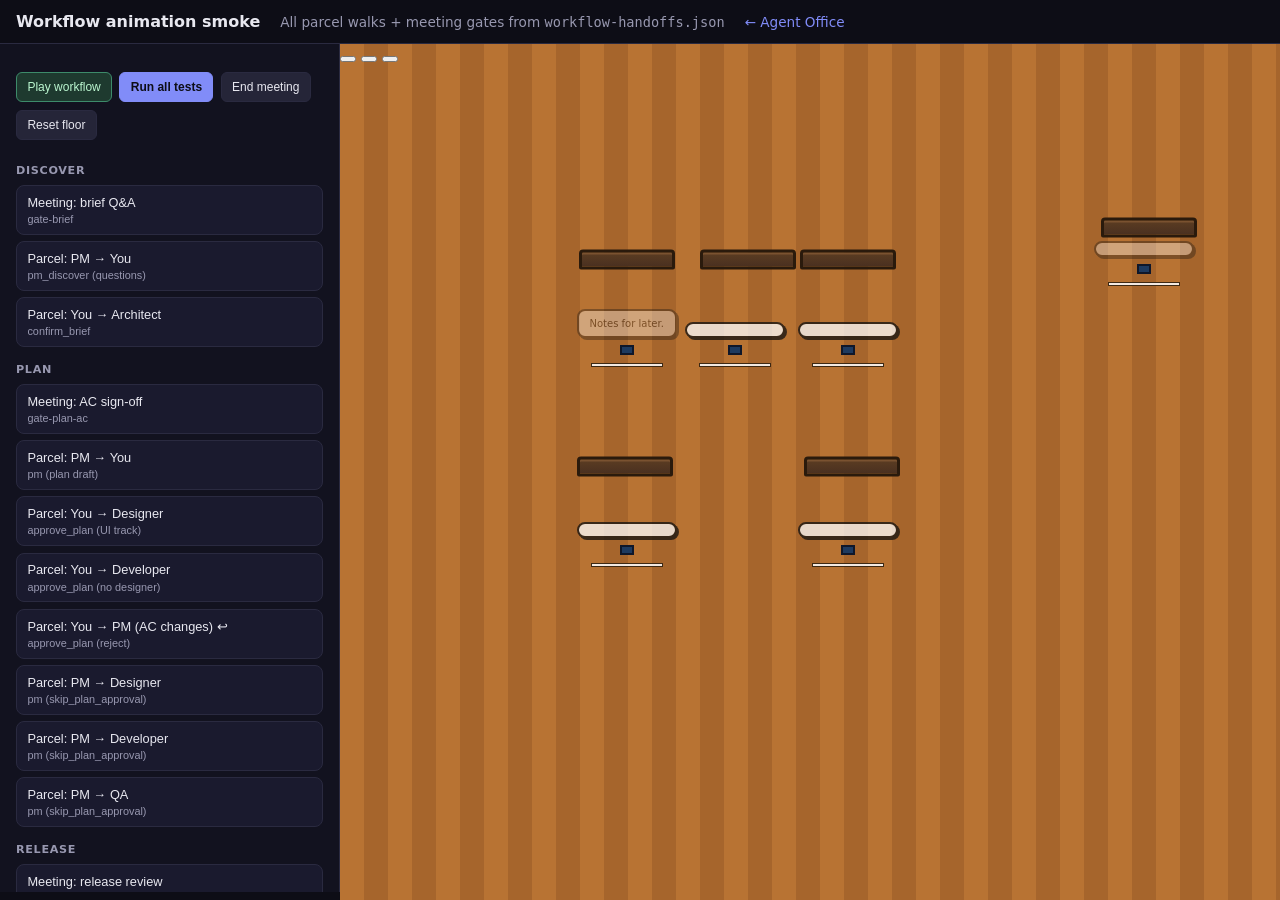
<file: static/animation-smoke.html>
<!DOCTYPE html>
<html lang="en">
<head>
  <meta charset="UTF-8" />
  <meta name="viewport" content="width=device-width, initial-scale=1" />
  <title>Animation smoke — Agent Office</title>
  <link rel="stylesheet" href="/static/pixel-office.css?v=15" />
  <style>
    :root {
      --panel: #12121f;
      --border: #2a2a40;
      --text: #e8e8f0;
      --muted: #9898b0;
      --pass: #86efac;
      --fail: #fca5a5;
      --accent: #818cf8;
    }
    * { box-sizing: border-box; }
    body {
      margin: 0;
      background: #0d0d16;
      color: var(--text);
      font-family: system-ui, sans-serif;
      min-height: 100vh;
      display: flex;
      flex-direction: column;
    }
    header {
      padding: 0.75rem 1rem;
      border-bottom: 1px solid var(--border);
      display: flex;
      flex-wrap: wrap;
      align-items: center;
      gap: 0.75rem 1.25rem;
    }
    header h1 { margin: 0; font-size: 1rem; font-weight: 600; }
    header p { margin: 0; font-size: 0.85rem; color: var(--muted); }
    header a { color: var(--accent); text-decoration: none; font-size: 0.85rem; }
    header a:hover { text-decoration: underline; }
    .layout {
      flex: 1;
      display: grid;
      grid-template-columns: minmax(280px, 340px) 1fr;
      min-height: 0;
    }
    @media (max-width: 900px) {
      .layout { grid-template-columns: 1fr; }
    }
    aside {
      padding: 1rem;
      border-right: 1px solid var(--border);
      overflow-y: auto;
      background: var(--panel);
      max-height: calc(100vh - 52px);
    }
    aside h2 {
      margin: 1rem 0 0.5rem;
      font-size: 0.7rem;
      text-transform: uppercase;
      letter-spacing: 0.06em;
      color: var(--muted);
    }
    aside h2:first-child { margin-top: 0; }
    .scenario {
      display: block;
      width: 100%;
      text-align: left;
      margin-bottom: 0.4rem;
      padding: 0.55rem 0.65rem;
      border: 1px solid var(--border);
      border-radius: 8px;
      background: #1a1a2e;
      color: var(--text);
      cursor: pointer;
      font-size: 0.8rem;
    }
    .scenario:hover:not(:disabled) { border-color: var(--accent); }
    .scenario:disabled { opacity: 0.5; cursor: wait; }
    .scenario small {
      display: block;
      margin-top: 0.2rem;
      color: var(--muted);
      font-size: 0.68rem;
    }
    .actions {
      display: flex;
      flex-wrap: wrap;
      gap: 0.45rem;
      margin: 0.75rem 0 1rem;
      position: sticky;
      top: 0;
      background: var(--panel);
      padding-bottom: 0.5rem;
      z-index: 1;
    }
    .actions button {
      padding: 0.45rem 0.65rem;
      border-radius: 6px;
      border: 1px solid var(--border);
      background: #252538;
      color: var(--text);
      font-size: 0.75rem;
      cursor: pointer;
    }
    .actions button.primary {
      background: var(--accent);
      border-color: var(--accent);
      color: #0d0d16;
      font-weight: 600;
    }
    .actions button.play {
      background: #1e3a2f;
      border-color: #3d8b6a;
      color: #bbf7d0;
    }
    .actions button:disabled { opacity: 0.5; cursor: wait; }
    #log {
      margin: 0;
      padding: 0.75rem;
      border-radius: 8px;
      background: #0a0a12;
      border: 1px solid var(--border);
      font-family: ui-monospace, monospace;
      font-size: 0.68rem;
      line-height: 1.4;
      max-height: 200px;
      overflow-y: auto;
      white-space: pre-wrap;
    }
    .log-pass { color: var(--pass); }
    .log-fail { color: var(--fail); }
    #floor-wrap {
      position: relative;
      min-height: 420px;
      height: 100%;
    }
    #pixel-floor {
      width: 100%;
      height: 100%;
      min-height: 420px;
      position: absolute;
      inset: 0;
    }
    #scenario-list { margin-bottom: 0.5rem; }
  </style>
</head>
<body>
  <header>
    <h1>Workflow animation smoke</h1>
    <p>All parcel walks + meeting gates from <code>workflow-handoffs.json</code></p>
    <a href="/">← Agent Office</a>
  </header>
  <div class="layout">
    <aside>
      <div class="actions">
        <button type="button" class="play" id="playthrough">Play workflow</button>
        <button type="button" class="primary" id="run-all">Run all tests</button>
        <button type="button" id="end-meeting">End meeting</button>
        <button type="button" id="reset-floor">Reset floor</button>
      </div>
      <div id="scenario-list" aria-label="Scenarios by phase"></div>
      <h2>Log</h2>
      <pre id="log" aria-live="polite">Loading manifest…</pre>
    </aside>
    <div id="floor-wrap">
      <div id="pixel-floor" class="pixel-floor" data-testid="office-floor"></div>
    </div>
  </div>
  <script>
    window.renderRoleSprite = () => "<span class='sprite-stub'></span>";
  </script>
  <script src="/static/office-world.js?v=25"></script>
  <script src="/static/animation-smoke-runner.js?v=2"></script>
  <script>
    const logEl = document.getElementById("log");
    const scenarioListEl = document.getElementById("scenario-list");
    let controls = null;

    function setBusy(on) {
      document.querySelectorAll(".scenario, #run-all, #playthrough").forEach((b) => {
        b.disabled = on;
      });
    }

    window.OfficeWorld.init(document.getElementById("pixel-floor"));

    AnimationSmokeRunner.init({
      logEl,
      scenarioListEl,
      onBusy: setBusy,
    })
      .then((c) => {
        controls = c;
        window.__smokeReady = true;
        logEl.textContent = "";
        const m = window.WORKFLOW_HANDOFF_MANIFEST;
        const span = document.createElement("span");
        span.textContent =
          `Ready — ${m.parcel.length} parcel routes, ${m.meetings.length} meetings. Use Play workflow for in-order tour.\n`;
        logEl.appendChild(span);
      })
      .catch((e) => {
        logEl.textContent = `Failed to load: ${e.message}`;
      });

    document.getElementById("run-all").addEventListener("click", () => controls?.runAll());
    document.getElementById("playthrough").addEventListener("click", () => controls?.playthrough());
    document.getElementById("end-meeting").addEventListener("click", () => {
      window.OfficeWorld.endMeeting?.();
    });
    document.getElementById("reset-floor").addEventListener("click", () => {
      window.OfficeWorld.endMeeting?.();
      window.OfficeWorld.resetPositions?.();
    });
  </script>
</body>
</html>
</file>
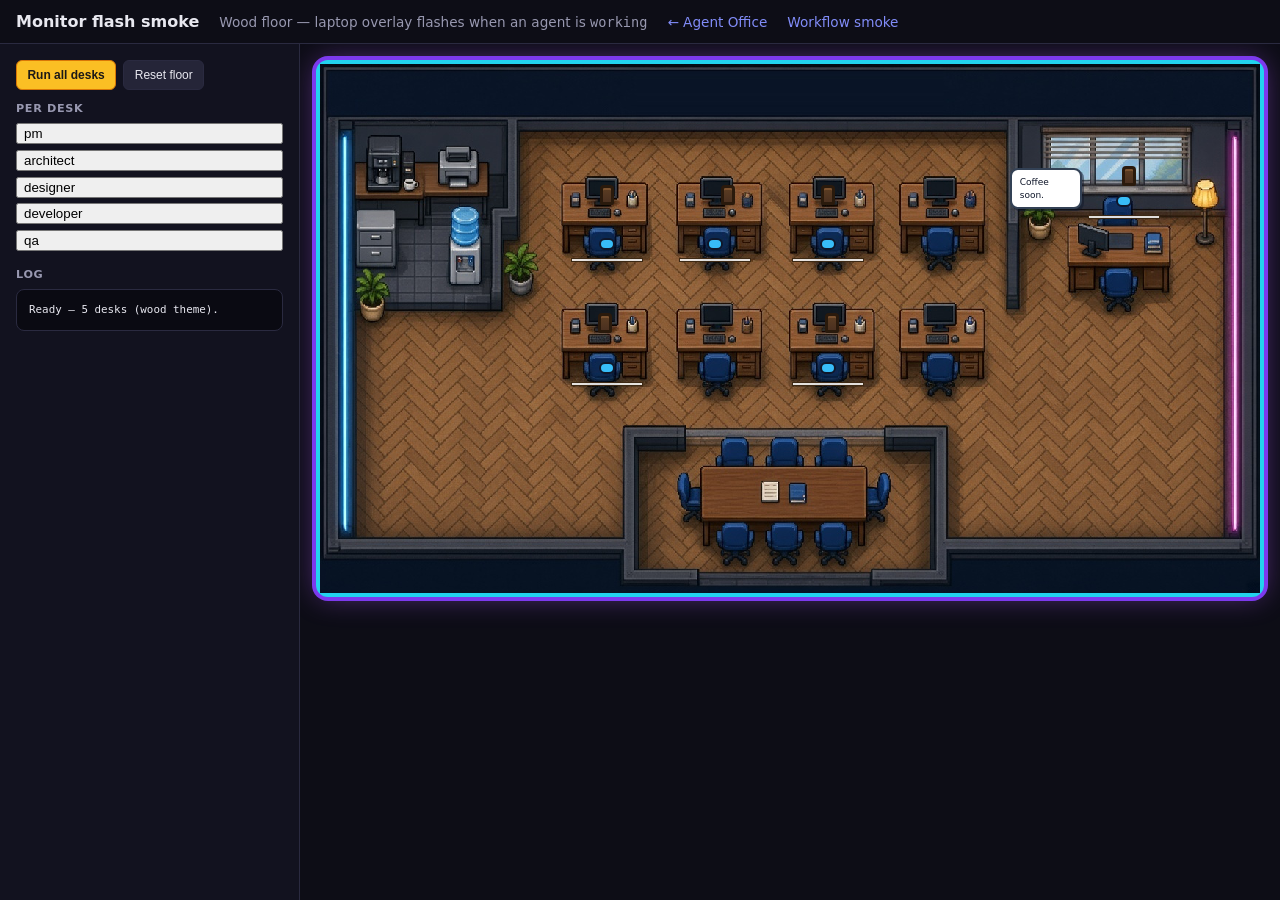
<file: static/monitor-flash-smoke.html>
<!DOCTYPE html>
<html lang="en">
<head>
  <meta charset="UTF-8" />
  <meta name="viewport" content="width=device-width, initial-scale=1" />
  <title>Monitor flash smoke — Agent Office</title>
  <link rel="stylesheet" href="/static/pixel-office.css?v=30" />
  <style>
    :root {
      --panel: #12121f;
      --border: #2a2a40;
      --text: #e8e8f0;
      --muted: #9898b0;
      --pass: #86efac;
      --fail: #fca5a5;
      --accent: #fbbf24;
    }
    * { box-sizing: border-box; }
    body {
      margin: 0;
      background: #0d0d16;
      color: var(--text);
      font-family: system-ui, sans-serif;
      min-height: 100vh;
      display: flex;
      flex-direction: column;
    }
    header {
      padding: 0.75rem 1rem;
      border-bottom: 1px solid var(--border);
      display: flex;
      flex-wrap: wrap;
      align-items: center;
      gap: 0.75rem 1.25rem;
    }
    header h1 { margin: 0; font-size: 1rem; font-weight: 600; }
    header p { margin: 0; font-size: 0.85rem; color: var(--muted); }
    header a { color: #818cf8; font-size: 0.85rem; text-decoration: none; }
    header a:hover { text-decoration: underline; }
    .layout {
      flex: 1;
      display: grid;
      grid-template-columns: minmax(260px, 300px) 1fr;
      min-height: 0;
    }
    @media (max-width: 900px) {
      .layout { grid-template-columns: 1fr; }
    }
    aside {
      padding: 1rem;
      border-right: 1px solid var(--border);
      background: var(--panel);
      overflow-y: auto;
    }
    aside h2 {
      margin: 0.75rem 0 0.5rem;
      font-size: 0.7rem;
      text-transform: uppercase;
      letter-spacing: 0.06em;
      color: var(--muted);
    }
    .actions {
      display: flex;
      flex-wrap: wrap;
      gap: 0.45rem;
      margin-bottom: 0.75rem;
    }
    .actions button {
      padding: 0.45rem 0.65rem;
      border-radius: 6px;
      border: 1px solid var(--border);
      background: #252538;
      color: var(--text);
      font-size: 0.75rem;
      cursor: pointer;
    }
    .actions button.primary {
      background: var(--accent);
      border-color: #d97706;
      color: #1c1917;
      font-weight: 600;
    }
    .role-btn { width: 100%; text-align: left; margin-bottom: 0.35rem; }
    #log {
      margin: 0;
      padding: 0.75rem;
      border-radius: 8px;
      background: #0a0a12;
      border: 1px solid var(--border);
      font-family: ui-monospace, monospace;
      font-size: 0.68rem;
      line-height: 1.45;
      max-height: 220px;
      overflow-y: auto;
      white-space: pre-wrap;
    }
    .log-pass { color: var(--pass); }
    .log-fail { color: var(--fail); }
    #floor-wrap {
      display: flex;
      align-items: flex-start;
      justify-content: center;
      padding: 1rem;
      overflow: auto;
      min-height: 0;
    }
  </style>
</head>
<body>
  <header>
    <h1>Monitor flash smoke</h1>
    <p>Wood floor — laptop overlay flashes when an agent is <code>working</code></p>
    <a href="/">← Agent Office</a>
    <a href="/static/animation-smoke.html">Workflow smoke</a>
  </header>
  <div class="layout">
    <aside>
      <div class="actions">
        <button type="button" class="primary" id="run-all">Run all desks</button>
        <button type="button" id="reset-floor">Reset floor</button>
      </div>
      <h2>Per desk</h2>
      <div id="role-buttons"></div>
      <h2>Log</h2>
      <pre id="log" aria-live="polite">Loading…</pre>
    </aside>
    <div id="floor-wrap">
      <div class="office-floor-viewport">
        <div class="office-scene pixel-mode cozy-pixel wood" id="office-scene">
          <div id="pixel-floor" class="pixel-floor" data-testid="office-floor"></div>
        </div>
      </div>
    </div>
  </div>
  <script src="/static/pixel-characters.js?v=4"></script>
  <script src="/static/office-world.js?v=34"></script>
  <script src="/static/monitor-flash-smoke-runner.js?v=5"></script>
  <script>
    const logEl = document.getElementById("log");
    const roleButtons = document.getElementById("role-buttons");

    function logLine(text, ok) {
      const span = document.createElement("span");
      span.className = ok === true ? "log-pass" : ok === false ? "log-fail" : "";
      span.textContent = text + "\n";
      logEl.appendChild(span);
      logEl.scrollTop = logEl.scrollHeight;
    }

    function setBusy(on) {
      document.querySelectorAll("button").forEach((b) => {
        b.disabled = on;
      });
    }

    window.OfficeWorld.init(document.getElementById("pixel-floor"));
    window.OfficeWorld.resetPositions?.();

    MonitorFlashSmoke.roles.forEach((role) => {
      const btn = document.createElement("button");
      btn.type = "button";
      btn.className = "role-btn";
      btn.textContent = role;
      btn.addEventListener("click", async () => {
        setBusy(true);
        logLine(`— ${role} —`);
        try {
          const r = await MonitorFlashSmoke.testRole(role);
          logLine(r.ok ? `PASS  ${role}` : `FAIL  ${role}  ${r.detail}`, r.ok);
        } catch (e) {
          logLine(`FAIL  ${role}: ${e.message}`, false);
        } finally {
          setBusy(false);
        }
      });
      roleButtons.appendChild(btn);
    });

    document.getElementById("run-all").addEventListener("click", async () => {
      setBusy(true);
      logEl.textContent = "";
      logLine("Running monitor flash on all team desks…");
      try {
        const { passed, total, results } = await MonitorFlashSmoke.runAll();
        results.forEach((r) => {
          logLine(r.ok ? `PASS  ${r.role}` : `FAIL  ${r.role}  ${r.detail}`, r.ok);
        });
        logLine(`Done: ${passed}/${total} passed`, passed === total);
      } catch (e) {
        logLine(`FAIL: ${e.message}`, false);
      } finally {
        setBusy(false);
      }
    });

    document.getElementById("reset-floor").addEventListener("click", () => {
      window.OfficeWorld.endMeeting?.();
      window.OfficeWorld.resetPositions?.();
      MonitorFlashSmoke.roles.forEach((id) => {
        window.OfficeWorld.updateActor(id, { mode: "idle", tag: "idle", bubble: "" });
      });
    });

    window.__monitorFlashReady = true;
    logEl.textContent = "";
    logLine(`Ready — ${MonitorFlashSmoke.roles.length} desks (wood theme).`);
  </script>
</body>
</html>
</file>
<file: static/pixel-office.css>
/* Virtual office floor */
@import url("https://fonts.googleapis.com/css2?family=Inter:wght@500;600&family=Press+Start+2P&display=swap");

.office-scene.pixel-mode {
  min-height: 460px;
  padding: 0;
  background: #c58a4a;
  border: 4px solid #3d2914;
  image-rendering: pixelated;
  position: relative;
  overflow: hidden;
}

.pixel-title {
  position: absolute;
  top: 8px;
  left: 50%;
  transform: translateX(-50%);
  font-family: "Press Start 2P", monospace;
  font-size: 9px;
  color: #1a0f08;
  text-shadow: 1px 1px 0 #f4d03f;
  z-index: 5;
}

.pixel-memory {
  position: absolute;
  top: 10px;
  right: 10px;
  z-index: 5;
  font-family: "Press Start 2P", monospace;
  font-size: 7px;
  color: #fff;
  background: #2d6a6a;
  border: 3px solid #0f2f2f;
  padding: 6px 8px;
  box-shadow: 3px 3px 0 #1a1a1a;
}

.pixel-action {
  position: absolute;
  left: 50%;
  bottom: 12px;
  transform: translateX(-50%);
  z-index: 6;
  font-family: "Press Start 2P", monospace;
  font-size: 8px;
  color: #0a1628;
  background: #5eead4;
  border: 3px solid #0f766e;
  padding: 8px 12px;
  box-shadow: 4px 4px 0 #134e4a;
  transition: transform 0.2s, background 0.2s;
}
.pixel-action.hot { background: #fde047; border-color: #ca8a04; animation: pixel-pop 0.35s ease; }

.pixel-floor {
  position: relative;
  height: 520px;
  background:
    repeating-linear-gradient(90deg, #b87333 0, #b87333 24px, #a6652c 24px, #a6652c 48px),
    repeating-linear-gradient(0deg, rgba(0,0,0,0.05) 0, rgba(0,0,0,0.05) 24px, transparent 24px, transparent 48px);
}

.office-scene.pixel-mode { min-height: 520px; }

/* --- Office rooms & amenities --- */
.office-floor-interactive { cursor: crosshair; }

.office-map {
  position: absolute;
  inset: 0;
  z-index: 1;
  pointer-events: none;
}
.office-hotspot {
  pointer-events: auto;
  cursor: pointer;
  transition: filter 0.2s, box-shadow 0.2s, transform 0.15s;
}
.office-hotspot:hover {
  filter: brightness(1.1);
  z-index: 2;
}
.office-hotspot.hotspot-active {
  animation: hotspot-pulse 0.55s ease;
}
.office-room.office-hotspot:hover {
  box-shadow: inset 0 0 0 3px rgba(254, 240, 138, 0.65);
}
button.office-accent {
  padding: 0;
  margin: 0;
  font: inherit;
}
.hotspot-hint {
  position: absolute;
  right: 6px;
  bottom: 6px;
  font-family: "Press Start 2P", monospace;
  font-size: 5px;
  color: #fef9c3;
  opacity: 0.7;
}
.office-effects {
  position: absolute;
  inset: 0;
  pointer-events: none;
  z-index: 12;
}
.floor-ripple {
  position: absolute;
  width: 28px;
  height: 12px;
  transform: translate(-50%, -50%);
  border: 2px solid rgba(254, 240, 138, 0.9);
  border-radius: 50%;
  animation: ripple-expand 0.75s ease-out forwards;
}
.walk-puff {
  position: absolute;
  width: 10px;
  height: 6px;
  transform: translate(-50%, -50%);
  background: rgba(61, 41, 20, 0.35);
  border-radius: 50%;
  animation: puff-fade 0.45s ease-out forwards;
}
.office-toast {
  position: absolute;
  left: 50%;
  top: 8px;
  transform: translateX(-50%) translateY(-8px);
  z-index: 20;
  font-family: "Press Start 2P", monospace;
  font-size: 6px;
  color: #0f172a;
  background: #fef08a;
  border: 2px solid #0f172a;
  padding: 8px 10px;
  box-shadow: 3px 3px 0 #0f172a;
  opacity: 0;
  transition: opacity 0.25s, transform 0.25s;
  max-width: 90%;
  text-align: center;
  line-height: 1.5;
}
.office-toast.show {
  opacity: 1;
  transform: translateX(-50%) translateY(0);
}
.coffee-machine .steam {
  position: absolute;
  left: 8px;
  top: -8px;
  width: 4px;
  height: 10px;
  background: rgba(255,255,255,0.5);
  border-radius: 2px;
  animation: steam-rise 1.2s ease-in-out infinite;
}
.coffee-machine .steam.delay { left: 14px; animation-delay: 0.5s; }
.office-room {
  position: absolute;
  border: 4px solid #3d2914;
  box-shadow: inset 0 0 0 2px rgba(255,255,255,0.12);
}
.room-label {
  position: absolute;
  top: 6px;
  left: 8px;
  font-family: "Press Start 2P", monospace;
  font-size: 6px;
  color: #fef3c7;
  text-shadow: 1px 1px 0 #3d2914;
  letter-spacing: 0.04em;
}
.room-pantry {
  left: 2%;
  top: 14%;
  width: 24%;
  height: 36%;
  background: linear-gradient(180deg, #94a3b8 0%, #64748b 100%);
}
.room-supervisor {
  right: 2%;
  top: 10%;
  width: 36%;
  height: 40%;
  background: linear-gradient(180deg, #d4b896 0%, #a68b5c 55%, #8b7355 100%);
}
.room-bullpen {
  left: 2%;
  right: 2%;
  bottom: 4%;
  height: 52%;
  background: rgba(180, 120, 60, 0.12);
  border-color: rgba(61, 41, 20, 0.35);
}
.room-intern {
  right: 2%;
  bottom: 4%;
  width: 22%;
  height: 22%;
  background: #334155;
  text-align: center;
}
.room-intern small {
  display: block;
  margin-top: 18px;
  font-family: "Press Start 2P", monospace;
  font-size: 5px;
  color: #94a3b8;
}
.supervisor-window {
  position: absolute;
  top: 12%;
  left: 8%;
  width: 42%;
  height: 28%;
  background: linear-gradient(135deg, #7dd3fc 0%, #38bdf8 50%, #bae6fd 100%);
  border: 3px solid #0f172a;
  opacity: 0.85;
}
.supervisor-chair {
  position: absolute;
  bottom: 18%;
  left: 52%;
  width: 28px;
  height: 22px;
  background: #1e293b;
  border: 3px solid #0f172a;
  border-radius: 4px 4px 2px 2px;
}
.pantry-detail {
  position: absolute;
  border: 2px solid #0f172a;
}
.coffee-machine {
  right: 12%;
  top: 28%;
  width: 22px;
  height: 26px;
  background: #1e293b;
}
.coffee-machine::after {
  content: "☕";
  position: absolute;
  font-size: 10px;
  left: 4px;
  top: 6px;
}
.fridge {
  left: 10%;
  top: 30%;
  width: 26px;
  height: 34px;
  background: #e2e8f0;
}
.table {
  bottom: 14%;
  left: 30%;
  width: 40%;
  height: 8px;
  background: #6b4c2e;
}
.water-cooler {
  left: 30%;
  top: 48%;
  width: 14px;
  height: 22px;
  background: #38bdf8;
  border: 2px solid #0f172a;
}
.water-cooler::before {
  content: "";
  position: absolute;
  top: -6px;
  left: 2px;
  width: 8px;
  height: 8px;
  background: #e0f2fe;
  border: 2px solid #0f172a;
}
.couch {
  left: 54%;
  top: 56%;
  width: 36px;
  height: 14px;
  background: #7c3aed;
  border: 3px solid #4c1d95;
  border-radius: 4px;
}
.desk-supervisor .desk-surface {
  background: linear-gradient(180deg, #5c4a32, #3d2914);
  box-shadow: inset 0 2px 0 #8b7355;
}
.office-actor.is-supervisor { z-index: 10; }
.office-actor.seated {
  transform: translate(-50%, -78%);
}
.office-actor.is-supervisor.seated,
.office-actor.is-supervisor.at-desk {
  transform: translate(-50%, -48%);
}
.office-actor.is-supervisor.walking,
.office-actor.is-supervisor.wandering {
  transform: translate(-50%, -92%);
}
.office-actor.wandering .actor-bubble {
  opacity: 0.9;
}
.office-actor.wandering .actor-tag {
  background: #0369a1;
}
.office-actor .actor-select-ring {
  position: absolute;
  left: 50%;
  bottom: 4px;
  width: 52px;
  height: 14px;
  transform: translateX(-50%);
  border: 2px solid transparent;
  border-radius: 50%;
  transition: border-color 0.2s, box-shadow 0.2s;
}
.office-actor:hover .actor-select-ring {
  border-color: rgba(254, 240, 138, 0.55);
}
.office-actor.selected .actor-select-ring {
  border-color: #fde047;
  box-shadow: 0 0 12px rgba(253, 224, 71, 0.75);
  animation: ring-pulse 1.2s ease-in-out infinite;
}
.office-actor.poked .actor-sprite {
  animation: actor-hop 0.45s ease;
}
.office-actor.human-needed .actor-sprite,
.office-actor.needs-you .actor-sprite {
  animation: wave-desk 0.8s ease-in-out infinite;
}
.office-actor.walking .actor-sprite .sprite-pose {
  animation: walk-bounce 0.32s steps(2) infinite;
}
@keyframes ripple-expand {
  from { transform: translate(-50%, -50%) scale(0.4); opacity: 1; }
  to { transform: translate(-50%, -50%) scale(2.2); opacity: 0; }
}
@keyframes puff-fade {
  from { opacity: 0.7; transform: translate(-50%, -50%) scale(1); }
  to { opacity: 0; transform: translate(-50%, -60%) scale(1.4); }
}
@keyframes steam-rise {
  0%, 100% { opacity: 0; transform: translateY(0); }
  40% { opacity: 0.8; }
  100% { opacity: 0; transform: translateY(-10px); }
}
@keyframes hotspot-pulse {
  0%, 100% { filter: brightness(1); }
  50% { filter: brightness(1.25); }
}
@keyframes actor-hop {
  0%, 100% { transform: translateY(0); }
  40% { transform: translateY(-6px); }
}
@keyframes wave-desk {
  0%, 100% { transform: rotate(0deg); }
  25% { transform: rotate(-4deg); }
  75% { transform: rotate(4deg); }
}
@keyframes walk-bounce {
  50% { transform: translateY(-3px); }
}
@keyframes ring-pulse {
  50% { box-shadow: 0 0 16px rgba(253, 224, 71, 0.95); }
}

.pixel-arrows {
  position: absolute;
  inset: 0;
  width: 100%;
  height: 100%;
  pointer-events: none;
  z-index: 2;
}
.pixel-arrows path {
  fill: none;
  stroke: #2dd4bf;
  stroke-width: 3;
  stroke-dasharray: 8 6;
  opacity: 0.2;
  marker-end: url(#pixel-arrowhead);
}
.pixel-arrows g.active path {
  opacity: 1;
  stroke: #fef08a;
  stroke-width: 4;
  animation: dash-flow 0.8s linear infinite;
}
.pixel-arrows text {
  font-family: "Press Start 2P", monospace;
  font-size: 7px;
  fill: #ecfdf5;
  opacity: 0;
}
.pixel-arrows g.active text { opacity: 1; }

.courier {
  position: absolute;
  width: 14px;
  height: 14px;
  background: #fef08a;
  border: 2px solid #111;
  border-radius: 2px;
  z-index: 4;
  pointer-events: none;
  opacity: 0;
  box-shadow: 2px 2px 0 #111;
}
.courier.run {
  opacity: 1;
  animation: courier-run 1.1s ease-in-out forwards;
}

.pixel-agent {
  position: absolute;
  width: 110px;
  text-align: center;
  z-index: 3;
  transform: translate(-50%, -50%);
  transition: transform 0.25s ease, filter 0.25s;
}
.pixel-agent.clickable { cursor: pointer; }
.pixel-agent.clickable:hover { transform: translate(-50%, -52%) scale(1.04); z-index: 5; }
.pixel-agent.focused { z-index: 6; filter: drop-shadow(0 0 8px rgba(255,255,255,0.35)); }

.pixel-agent .thought {
  position: absolute;
  left: 50%;
  bottom: calc(100% + 4px);
  transform: translateX(-50%);
  min-width: 110px;
  max-width: 150px;
  padding: 8px 10px;
  font-size: 10px;
  line-height: 1.4;
  color: #111;
  background: #fff;
  border: 3px solid #111;
  border-radius: 10px 10px 10px 2px;
  box-shadow: 4px 4px 0 #111;
  opacity: 0;
  pointer-events: none;
}
.pixel-agent .thought::after {
  content: "";
  position: absolute;
  left: 18px;
  bottom: -8px;
  width: 10px;
  height: 10px;
  background: #fff;
  border-right: 3px solid #111;
  border-bottom: 3px solid #111;
  transform: rotate(45deg);
}
.pixel-agent.idle .thought { opacity: 0.85; }
.pixel-agent.working .thought,
.pixel-agent.human-needed .thought,
.pixel-agent.done .thought { opacity: 1; }

.pixel-agent .tag {
  font-family: "Press Start 2P", monospace;
  font-size: 6px;
  color: #fff;
  background: #1e3a5f;
  border: 2px solid #0f172a;
  padding: 4px 6px;
  margin-bottom: 4px;
  display: inline-block;
}
.pixel-agent.working .tag { background: #b45309; animation: tag-blink 1s step-end infinite; }
.pixel-agent.human-needed .tag { background: #dc2626; animation: tag-blink 0.7s step-end infinite; }
.pixel-agent.done .tag { background: #166534; }

.char-stage {
  position: relative;
  height: 112px;
  margin: 0 auto 2px;
}
.pixel-char {
  display: block;
  margin: 0 auto;
  image-rendering: pixelated;
  filter: drop-shadow(0 2px 0 rgba(0,0,0,0.15));
}
.pixel-agent.idle .char-root { animation: breathe 2.8s ease-in-out infinite; }
.pixel-agent.working .char-root { animation: char-bob 0.5s steps(2) infinite; }
.pixel-agent.human-needed .char-root { animation: wave 0.55s steps(2) infinite; }
.pixel-agent.done .char-root { animation: celebrate 0.9s ease; }
.pixel-agent[data-id="human"] .char-root { animation-duration: 3.2s; }
.pixel-agent.idle .char-face { animation: blink 4.5s steps(1) infinite; }

.char-mood {
  font-family: "Apple Color Emoji", "Segoe UI Emoji", sans-serif;
  pointer-events: none;
}

.pixel-agent[data-id="human"].human-needed .thought {
  border-color: #fb7185;
  background: #fff1f2;
}
.pixel-agent[data-id="human"] .tag {
  background: #be123c;
}

.agent-desk {
  width: 88px;
  margin: 0 auto;
  padding: 6px 4px 8px;
  background: linear-gradient(180deg, #5c3d22 0%, #4a3020 100%);
  border: 3px solid #2a1a0c;
  border-radius: 4px 4px 2px 2px;
  box-shadow: inset 0 2px 0 #7a5230;
}
.pixel-agent.working .agent-desk { border-color: var(--accent, #38bdf8); }
.agent-desk .screen-mini {
  height: 18px;
  margin-top: 4px;
  background: #0f172a;
  border: 2px solid #334155;
  position: relative;
  overflow: hidden;
}
.pixel-agent.working .screen-mini::after {
  content: "";
  position: absolute;
  inset: 2px;
  background: linear-gradient(90deg, transparent, #38bdf8, transparent);
  animation: scan 0.75s linear infinite;
}
.pixel-agent.working .screen-mini::before {
  content: "";
  position: absolute;
  inset: 0;
  background: rgba(56, 189, 248, 0.12);
  animation: laptop-screen-flash 0.9s ease-in-out infinite;
  pointer-events: none;
}

.model-tag {
  font-family: ui-monospace, Menlo, monospace;
  font-size: 7px;
  color: #1a0f08;
  background: rgba(255,255,255,0.8);
  border: 2px solid #3d2914;
  padding: 2px 4px;
  max-width: 100px;
  margin: 4px auto 0;
  overflow: hidden;
  text-overflow: ellipsis;
  white-space: nowrap;
}

.pixel-agent[data-id="pm"] { --accent: #7dd3fc; }
.pixel-agent[data-id="designer"] { --accent: #f9a8d4; }
.pixel-agent[data-id="developer"] { --accent: #86efac; }
.pixel-agent[data-id="qa"] { --accent: #fcd34d; }
.pixel-agent[data-id="human"] { --accent: #fbbf24; }

.pixel-props { position: absolute; inset: 0; pointer-events: none; z-index: 2; }
.prop {
  position: absolute;
  font-family: "Press Start 2P", monospace;
  font-size: 7px;
  color: #ecfdf5;
  background: #334155;
  border: 3px solid #0f172a;
  padding: 8px 10px;
  box-shadow: 3px 3px 0 #020617;
  transition: transform 0.2s, background 0.2s;
}
.prop.terminal {
  left: 50%;
  top: 82%;
  transform: translate(-50%, -50%);
  z-index: 7;
  pointer-events: auto;
  cursor: pointer;
}
.prop.terminal:hover {
  transform: translate(-50%, -50%) scale(1.06);
}
.prop.terminal.active {
  background: #0f766e;
  border-color: #14b8a6;
  color: #fef9c3;
  transform: translate(-50%, -50%) scale(1.05);
}
.prop.intern {
  right: 4%;
  bottom: 8%;
  text-align: center;
  font-size: 6px;
  color: #94a3b8;
  background: #1e293b;
}
.prop.intern small { font-size: 5px; display: block; margin-top: 4px; }
.plant {
  position: absolute;
  width: 20px;
  height: 28px;
  background: #15803d;
  border: 3px solid #14532d;
  z-index: 1;
  animation: breathe 3s ease-in-out infinite;
}
.plant::before {
  content: "";
  position: absolute;
  top: -10px;
  left: 2px;
  width: 12px;
  height: 12px;
  background: #22c55e;
  border: 2px solid #14532d;
}

@keyframes dash-flow { to { stroke-dashoffset: -28; } }
@keyframes char-bob { 50% { transform: translateY(-2px); } }
@keyframes breathe { 50% { transform: translateY(-1px); } }
@keyframes wave { 50% { transform: rotate(-4deg); } }
@keyframes celebrate { 0%,100% { transform: scale(1); } 50% { transform: scale(1.08) rotate(-2deg); } }
@keyframes blink {
  0%, 96%, 100% { opacity: 1; }
  97%, 99% { opacity: 0.15; }
}
@keyframes tag-blink { 50% { filter: brightness(1.2); } }
@keyframes scan { from { transform: translateX(-100%); } to { transform: translateX(100%); } }

/* Laptop / monitor glow when an agent is working */
@keyframes laptop-screen-glow {
  0%,
  100% {
    box-shadow:
      0 1px 0 #64748b,
      0 0 0 1px rgba(56, 189, 248, 0.25),
      0 0 10px rgba(56, 189, 248, 0.2);
  }
  50% {
    box-shadow:
      0 1px 0 #94a3b8,
      0 0 0 2px rgba(250, 204, 21, 0.85),
      0 0 18px rgba(56, 189, 248, 0.75),
      0 0 28px rgba(250, 204, 21, 0.35);
  }
}
@keyframes laptop-screen-flash {
  0%,
  100% {
    opacity: 0.5;
    filter: brightness(0.85) saturate(0.9);
  }
  35% {
    opacity: 1;
    filter: brightness(1.45) saturate(1.15);
  }
  70% {
    opacity: 0.72;
    filter: brightness(1.05);
  }
}
@keyframes laptop-scan-sweep {
  0% {
    transform: translateY(-120%);
    opacity: 0;
  }
  15% {
    opacity: 0.85;
  }
  100% {
    transform: translateY(120%);
    opacity: 0;
  }
}
@keyframes terminal-active-pulse {
  0%,
  100% {
    box-shadow: 0 8px 24px rgba(0, 0, 0, 0.3);
    border-color: rgba(34, 211, 238, 0.35);
  }
  50% {
    box-shadow:
      0 8px 28px rgba(0, 0, 0, 0.35),
      0 0 20px rgba(34, 211, 238, 0.45);
    border-color: rgba(34, 211, 238, 0.75);
  }
}
@keyframes pixel-pop {
  from { transform: translateX(-50%) scale(0.92); }
  to { transform: translateX(-50%) scale(1); }
}
@keyframes courier-run {
  0% { left: var(--from-x); top: var(--from-y); opacity: 0; }
  15% { opacity: 1; }
  85% { opacity: 1; }
  100% { left: var(--to-x); top: var(--to-y); opacity: 0; }
}

@media (max-width: 700px) {
  .pixel-agent { transform: translate(-50%, -50%) scale(0.88); }
  .pixel-agent.clickable:hover { transform: translate(-50%, -50%) scale(0.92); }
}

/* --- Role desks & walking actors --- */
.office-desks,
.office-actors,
.office-decor {
  position: absolute;
  inset: 0;
  pointer-events: none;
}
.office-decor { z-index: 3; }
.office-desks { z-index: 5; }
.office-actors { pointer-events: auto; z-index: 8; }

.role-desk {
  position: absolute;
  transform: translate(-50%, -38%);
  text-align: center;
  width: 96px;
  transition: filter 0.25s;
  opacity: 1;
  z-index: 1;
}
.role-desk.active { filter: drop-shadow(0 0 10px rgba(254, 240, 138, 0.75)); }
.role-desk.done .desk-monitor { box-shadow: 0 0 12px rgba(74, 222, 128, 0.55); }
.desk-plate {
  font-size: 20px;
  margin-bottom: 2px;
  filter: drop-shadow(0 2px 4px rgba(0, 0, 0, 0.35));
}
.desk-name {
  font-family: Inter, system-ui, sans-serif;
  font-size: 9px;
  font-weight: 600;
  color: #e2e8f0;
  margin-bottom: 4px;
}
.desk-unit {
  position: relative;
  width: 72px;
  margin: 0 auto;
}
.desk-monitor {
  width: 40px;
  height: 24px;
  margin: 0 auto 2px;
  background: linear-gradient(180deg, #1e293b, #0f172a);
  border: 1px solid #475569;
  border-radius: 4px 4px 2px 2px;
  box-shadow: 0 4px 12px rgba(0, 0, 0, 0.35);
}
.desk-surface {
  height: 12px;
  background: linear-gradient(180deg, #f1f5f9, #cbd5e1);
  border: 1px solid rgba(148, 163, 184, 0.45);
  border-radius: 6px;
  box-shadow: 0 6px 16px rgba(0, 0, 0, 0.28);
}
.desk-legs {
  display: flex;
  justify-content: space-between;
  width: 56px;
  margin: 2px auto 0;
  height: 8px;
}
.desk-legs::before,
.desk-legs::after {
  content: "";
  width: 4px;
  height: 8px;
  background: #64748b;
  border-radius: 0 0 2px 2px;
}
.decor-desk {
  transform: translate(-50%, -36%) scale(0.92);
  opacity: 0.95;
}
.decor-desk .desk-name {
  color: #94a3b8;
  font-size: 8px;
}
.decor-desk .desk-monitor {
  opacity: 0.85;
}

.office-actor {
  position: absolute;
  width: 72px;
  transform: translate(-50%, -92%);
  text-align: center;
  z-index: 9;
  cursor: default;
}
.office-actor[data-id="pm"],
.office-actor[data-id="designer"],
.office-actor[data-id="developer"],
.office-actor[data-id="qa"] { cursor: pointer; }
.office-actor[data-id="human"] { cursor: pointer; }

.office-actor .actor-bubble {
  position: absolute;
  left: 50%;
  bottom: 100%;
  transform: translateX(-50%);
  min-width: 100px;
  max-width: 140px;
  padding: 6px 8px;
  margin-bottom: 4px;
  font-size: 10px;
  line-height: 1.35;
  color: #111;
  background: #fff;
  border: 2px solid #111;
  border-radius: 8px;
  box-shadow: 2px 2px 0 #111;
  opacity: 0;
}
.office-actor.idle .actor-bubble { opacity: 0.75; }
.office-actor.working .actor-bubble,
.office-actor.human-needed .actor-bubble,
.office-actor.done .actor-bubble { opacity: 1; }

.office-actor .actor-tag {
  font-family: "Press Start 2P", monospace;
  font-size: 6px;
  color: #fff;
  background: #1e3a5f;
  border: 2px solid #0f172a;
  padding: 3px 5px;
  margin-bottom: 2px;
  display: inline-block;
}
.office-actor.working .actor-tag { background: #c2410c; }
.office-actor.human-needed .actor-tag { background: #dc2626; animation: tag-blink 0.6s step-end infinite; }
.office-actor.done .actor-tag { background: #15803d; }

.actor-sprite {
  display: flex;
  justify-content: center;
  filter: drop-shadow(0 3px 0 rgba(0,0,0,0.25));
}
.actor-sprite.facing-left .role-sprite { transform: scaleX(-1); }
.office-actor.at-desk .sprite-pose {
  animation: desk-idle 1.8s ease-in-out infinite;
}
.office-actor.at-desk .actor-bubble {
  opacity: 0.35;
}
.office-actor.working .sprite-pose { animation: char-bob 0.55s steps(2) infinite; }
.office-actor.walking .sprite-pose { animation: walk-cycle 0.42s steps(2) infinite; }
.office-actor.receive { animation: celebrate 0.5s ease; }
.office-actor.fidget-stretch .sprite-pose { animation: fidget-stretch 0.95s ease both; }
.office-actor.fidget-look .sprite-pose { animation: fidget-look 0.9s ease both; }
.office-actor.fidget-type .sprite-pose { animation: fidget-type 0.85s steps(3) both; }
.office-actor.fidget-nod .sprite-pose { animation: fidget-nod 0.8s ease both; }
.office-actor.fidget-bounce .sprite-pose { animation: fidget-bounce 0.75s ease both; }
.office-actor.fidget-wave .sprite-pose { animation: fidget-wave 0.9s ease both; }

.office-actor .actor-model {
  font-size: 7px;
  font-family: ui-monospace, Menlo, monospace;
  color: #1a0f08;
  background: rgba(255,255,255,0.85);
  border: 1px solid #3d2914;
  padding: 1px 3px;
  margin-top: 2px;
  max-width: 90px;
  overflow: hidden;
  text-overflow: ellipsis;
  white-space: nowrap;
  margin-left: auto;
  margin-right: auto;
}

.work-parcel {
  position: absolute;
  transform: translate(-50%, -50%) scale(0.6);
  font-size: 22px;
  z-index: 11;
  opacity: 0;
  transition: left 1.1s ease-in-out, top 1.1s ease-in-out, opacity 0.2s, transform 0.25s;
  filter: drop-shadow(2px 2px 0 rgba(0,0,0,0.4));
}
.work-parcel.show {
  opacity: 1;
  transform: translate(-50%, -50%) scale(1);
}
.work-parcel.deliver {
  transform: translate(-50%, -50%) scale(1.35);
}
.work-parcel.return {
  filter: drop-shadow(0 0 6px rgba(251, 146, 60, 0.9)) drop-shadow(2px 2px 0 rgba(0,0,0,0.4));
}
.office-actor.walking.return-walk .actor-sprite {
  animation: walk-cycle 0.35s ease-in-out infinite;
}

@keyframes walk-cycle {
  0% { transform: translateY(0); }
  50% { transform: translateY(-2px); }
}
@keyframes desk-idle {
  0%, 100% { transform: translateY(0); }
  50% { transform: translateY(-1.5px); }
}
@keyframes fidget-stretch {
  0%, 100% { transform: translateY(0) scaleY(1); }
  35% { transform: translateY(-3px) scaleY(1.06); }
  55% { transform: translateY(-1px) scaleY(1.02); }
}
@keyframes fidget-look {
  0%, 100% { transform: translateX(0); }
  30% { transform: translateX(-3px); }
  65% { transform: translateX(3px); }
}
@keyframes fidget-type {
  0%, 100% { transform: translateY(0); }
  25% { transform: translateY(1px); }
  50% { transform: translateY(-1px); }
  75% { transform: translateY(1px); }
}
@keyframes fidget-nod {
  0%, 100% { transform: rotate(0deg); }
  30% { transform: rotate(-4deg) translateY(1px); }
  60% { transform: rotate(3deg) translateY(0); }
}
@keyframes fidget-bounce {
  0%, 100% { transform: translateY(0); }
  40% { transform: translateY(-4px); }
  70% { transform: translateY(-1px); }
}
@keyframes fidget-wave {
  0%, 100% { transform: rotate(0deg); }
  25% { transform: rotate(6deg) translateX(1px); }
  50% { transform: rotate(-5deg) translateX(-1px); }
  75% { transform: rotate(4deg); }
}

/* --- Modern office theme --- */
.modern-office.pixel-mode {
  background: linear-gradient(165deg, #0f1419 0%, #151b26 45%, #1a2332 100%);
  border: 1px solid rgba(148, 163, 184, 0.18);
  border-radius: 14px;
  box-shadow:
    inset 0 1px 0 rgba(255, 255, 255, 0.06),
    0 24px 48px rgba(0, 0, 0, 0.35);
  image-rendering: auto;
}

.modern-office .pixel-floor {
  background:
    radial-gradient(ellipse 80% 50% at 50% 0%, rgba(56, 189, 248, 0.08), transparent 55%),
    linear-gradient(180deg, #1e293b 0%, #172033 100%);
}

.modern-office .pixel-floor::before {
  content: "";
  position: absolute;
  inset: 0;
  z-index: 0;
  background-image:
    linear-gradient(rgba(148, 163, 184, 0.05) 1px, transparent 1px),
    linear-gradient(90deg, rgba(148, 163, 184, 0.05) 1px, transparent 1px);
  background-size: 40px 40px;
  mask-image: linear-gradient(180deg, black 25%, transparent 92%);
  pointer-events: none;
}

.modern-office .office-map {
  z-index: 2;
}

.modern-office .office-floor-interactive {
  cursor: default;
}

.modern-office .office-ambience {
  position: absolute;
  inset: 0;
  pointer-events: none;
  z-index: 0;
}

.modern-office .ambience-glow {
  position: absolute;
  inset: 10% 5% 20%;
  background: radial-gradient(ellipse at 30% 20%, rgba(99, 102, 241, 0.12), transparent 50%),
    radial-gradient(ellipse at 75% 30%, rgba(34, 211, 238, 0.08), transparent 45%);
}

.modern-office .ceiling-lights {
  position: absolute;
  top: 0;
  left: 8%;
  right: 8%;
  height: 3px;
  background: linear-gradient(90deg, transparent, rgba(226, 232, 240, 0.35), transparent);
  box-shadow: 0 0 24px rgba(226, 232, 240, 0.15);
}

.modern-office .pixel-title {
  font-family: Inter, system-ui, sans-serif;
  font-size: 11px;
  font-weight: 600;
  letter-spacing: 0.12em;
  text-transform: uppercase;
  color: #94a3b8;
  text-shadow: none;
  background: rgba(15, 23, 42, 0.55);
  padding: 6px 14px;
  border-radius: 999px;
  border: 1px solid rgba(148, 163, 184, 0.2);
  backdrop-filter: blur(8px);
}

.modern-office .pixel-memory {
  font-family: ui-monospace, SFMono-Regular, Menlo, monospace;
  font-size: 10px;
  font-weight: 500;
  color: #cbd5e1;
  background: rgba(15, 23, 42, 0.72);
  border: 1px solid rgba(148, 163, 184, 0.22);
  border-radius: 8px;
  box-shadow: 0 8px 24px rgba(0, 0, 0, 0.25);
  backdrop-filter: blur(10px);
}

.modern-office .pixel-action {
  font-family: Inter, system-ui, sans-serif;
  font-size: 11px;
  font-weight: 600;
  letter-spacing: 0.04em;
  color: #ecfeff;
  background: linear-gradient(135deg, #0891b2, #0e7490);
  border: 1px solid rgba(34, 211, 238, 0.35);
  border-radius: 999px;
  box-shadow: 0 4px 20px rgba(8, 145, 178, 0.35);
  padding: 10px 18px;
}

.modern-office .pixel-action.hot {
  background: linear-gradient(135deg, #f59e0b, #d97706);
  border-color: rgba(251, 191, 36, 0.5);
  box-shadow: 0 4px 24px rgba(245, 158, 11, 0.4);
}

.modern-office .office-room {
  border: 1px solid rgba(148, 163, 184, 0.22);
  border-radius: 12px;
  box-shadow:
    inset 0 1px 0 rgba(255, 255, 255, 0.05),
    0 12px 32px rgba(0, 0, 0, 0.2);
  backdrop-filter: blur(6px);
}

.modern-office .room-label {
  font-family: Inter, system-ui, sans-serif;
  font-size: 10px;
  font-weight: 600;
  letter-spacing: 0.06em;
  text-transform: uppercase;
  color: #e2e8f0;
  text-shadow: none;
  background: rgba(15, 23, 42, 0.45);
  padding: 4px 8px;
  border-radius: 6px;
}

.modern-office .hotspot-hint {
  font-family: Inter, system-ui, sans-serif;
  font-size: 9px;
  color: #67e8f9;
  opacity: 0.85;
}

.modern-office .room-pantry {
  background: linear-gradient(145deg, rgba(51, 65, 85, 0.85), rgba(30, 41, 59, 0.9));
}

.modern-office .room-supervisor {
  background: linear-gradient(160deg, rgba(30, 58, 95, 0.5), rgba(15, 23, 42, 0.75));
  border-color: rgba(96, 165, 250, 0.25);
}

.modern-office .room-bullpen {
  background: rgba(30, 41, 59, 0.25);
  border-color: rgba(148, 163, 184, 0.12);
  border-radius: 16px;
}

.modern-office .room-intern {
  background: linear-gradient(180deg, rgba(30, 41, 59, 0.9), rgba(15, 23, 42, 0.95));
  border-radius: 12px;
}

.modern-office .room-intern small {
  font-family: Inter, system-ui, sans-serif;
  font-size: 9px;
  color: #64748b;
  margin-top: 22px;
}

.modern-office .supervisor-window {
  border: 1px solid rgba(125, 211, 252, 0.35);
  border-radius: 6px;
  background: linear-gradient(135deg, rgba(56, 189, 248, 0.35), rgba(14, 165, 233, 0.15));
  box-shadow: inset 0 0 20px rgba(56, 189, 248, 0.15);
}

.modern-office .supervisor-chair {
  background: #334155;
  border: 1px solid #475569;
  border-radius: 8px;
}

.modern-office .coffee-machine,
.modern-office .fridge,
.modern-office .pantry-detail {
  border: 1px solid rgba(148, 163, 184, 0.3);
  border-radius: 6px;
}

.modern-office .coffee-machine {
  background: linear-gradient(180deg, #334155, #1e293b);
}

.modern-office .fridge {
  background: linear-gradient(180deg, #f1f5f9, #cbd5e1);
}

.modern-office .table {
  background: #475569;
  border-radius: 4px;
  height: 6px;
}

.modern-office .water-cooler {
  background: linear-gradient(180deg, #38bdf8, #0ea5e9);
  border-radius: 8px;
  border: 1px solid rgba(125, 211, 252, 0.4);
  box-shadow: 0 4px 12px rgba(14, 165, 233, 0.25);
}

.modern-office .couch {
  background: linear-gradient(180deg, #6366f1, #4f46e5);
  border: none;
  border-radius: 10px;
  box-shadow: 0 6px 16px rgba(79, 70, 229, 0.35);
}

.modern-office .modern-plant {
  position: absolute;
  width: 24px;
  height: 32px;
  z-index: 2;
  pointer-events: none;
}
.modern-office .modern-plant::before {
  content: "";
  position: absolute;
  bottom: 0;
  left: 50%;
  transform: translateX(-50%);
  width: 14px;
  height: 14px;
  background: #334155;
  border-radius: 4px;
}
.modern-office .modern-plant::after {
  content: "";
  position: absolute;
  top: 0;
  left: 50%;
  transform: translateX(-50%);
  width: 28px;
  height: 22px;
  background: radial-gradient(circle at 50% 60%, #22c55e, #15803d);
  border-radius: 50% 50% 45% 45%;
  opacity: 0.9;
}
.modern-office .plant-a { left: 46%; top: 44%; }
.modern-office .plant-b { right: 28%; top: 62%; }

.modern-office .role-desk.active {
  filter: drop-shadow(0 0 16px rgba(56, 189, 248, 0.45));
}

.modern-office .desk-name {
  font-family: Inter, system-ui, sans-serif;
  font-size: 9px;
  font-weight: 600;
  color: #cbd5e1;
  text-shadow: none;
  letter-spacing: 0.02em;
}

.modern-office .role-desk.active .desk-monitor {
  box-shadow: 0 0 16px rgba(56, 189, 248, 0.5);
}

.modern-office .desk-surface {
  height: 12px;
  background: linear-gradient(180deg, #f8fafc, #e2e8f0);
  border: 1px solid rgba(148, 163, 184, 0.5);
  box-shadow: 0 8px 20px rgba(0, 0, 0, 0.32);
}

.modern-office .desk-monitor {
  border-color: #64748b;
  box-shadow: 0 4px 14px rgba(0, 0, 0, 0.4);
}

.modern-office .desk-supervisor .desk-surface {
  background: linear-gradient(180deg, #f1f5f9, #e2e8f0);
}

/* --- Office decorations --- */
.modern-office .decor-rug {
  position: absolute;
  left: 42%;
  top: 54%;
  width: 22%;
  height: 12%;
  transform: translate(-50%, -50%);
  background: radial-gradient(ellipse, rgba(99, 102, 241, 0.2), rgba(99, 102, 241, 0.05));
  border-radius: 50%;
  border: 1px dashed rgba(129, 140, 248, 0.25);
}

.modern-office .decor-whiteboard {
  position: absolute;
  left: 52%;
  top: 46%;
  width: 14%;
  height: 16%;
  background: linear-gradient(180deg, #f8fafc, #e2e8f0);
  border: 1px solid rgba(148, 163, 184, 0.4);
  border-radius: 8px;
  box-shadow: 0 8px 24px rgba(0, 0, 0, 0.25);
  padding: 6px;
  display: flex;
  flex-direction: column;
  gap: 4px;
}
.modern-office .wb-title {
  font-family: Inter, system-ui, sans-serif;
  font-size: 7px;
  font-weight: 600;
  color: #475569;
  text-transform: uppercase;
  letter-spacing: 0.05em;
}
.modern-office .wb-line {
  display: block;
  height: 3px;
  background: rgba(56, 189, 248, 0.35);
  border-radius: 2px;
  width: 90%;
}
.modern-office .wb-line.short { width: 55%; background: rgba(167, 139, 250, 0.35); }

.modern-office .decor-bookshelf {
  position: absolute;
  left: 6%;
  top: 48%;
  width: 5%;
  height: 18%;
  background: linear-gradient(90deg, #475569, #334155);
  border-radius: 4px;
  border: 1px solid #64748b;
  box-shadow: 4px 4px 16px rgba(0, 0, 0, 0.3);
}
.modern-office .decor-bookshelf::before,
.modern-office .decor-bookshelf::after {
  content: "";
  position: absolute;
  left: 10%;
  right: 10%;
  height: 2px;
  background: #1e293b;
}
.modern-office .decor-bookshelf::before { top: 33%; }
.modern-office .decor-bookshelf::after { top: 66%; }

.modern-office .decor-meeting-table {
  position: absolute;
  right: 26%;
  top: 48%;
  width: 11%;
  height: 8%;
  background: linear-gradient(180deg, #78716c, #57534e);
  border-radius: 50%;
  box-shadow: 0 10px 28px rgba(0, 0, 0, 0.35);
}
.modern-office .mt-chair {
  position: absolute;
  width: 10px;
  height: 10px;
  background: #334155;
  border-radius: 3px;
  left: -4px;
  top: 30%;
}
.modern-office .mt-chair.right { left: auto; right: -4px; }

.modern-office .decor-art {
  position: absolute;
  width: 28px;
  height: 20px;
  border-radius: 4px;
  border: 1px solid rgba(148, 163, 184, 0.3);
  box-shadow: 0 4px 12px rgba(0, 0, 0, 0.25);
}
.modern-office .art-a {
  left: 68%;
  top: 18%;
  background: linear-gradient(135deg, #f472b6, #818cf8);
}
.modern-office .art-b {
  left: 10%;
  top: 22%;
  background: linear-gradient(135deg, #34d399, #38bdf8);
}

.modern-office .decor-floor-lamp {
  position: absolute;
  left: 44%;
  top: 38%;
  width: 4px;
  height: 28px;
  background: linear-gradient(180deg, #94a3b8, #64748b);
  border-radius: 2px;
}
.modern-office .decor-floor-lamp::before {
  content: "";
  position: absolute;
  top: -8px;
  left: -10px;
  width: 24px;
  height: 12px;
  background: #fef3c7;
  border-radius: 8px 8px 2px 2px;
  box-shadow: 0 0 20px rgba(254, 243, 199, 0.35);
}

.modern-office .plant-c { left: 8%; top: 68%; }
.modern-office .plant-d { right: 12%; top: 42%; }

.modern-office .office-actor .actor-bubble {
  font-family: Inter, system-ui, sans-serif;
  font-size: 11px;
  color: #0f172a;
  background: #f8fafc;
  border: 1px solid rgba(148, 163, 184, 0.35);
  border-radius: 12px;
  box-shadow: 0 12px 28px rgba(0, 0, 0, 0.2);
}

.modern-office .office-actor .actor-tag {
  font-family: Inter, system-ui, sans-serif;
  font-size: 8px;
  font-weight: 600;
  letter-spacing: 0.04em;
  border: none;
  border-radius: 999px;
  padding: 4px 8px;
  background: rgba(30, 41, 59, 0.9);
  color: #e2e8f0;
}

.modern-office .office-actor.working .actor-tag {
  background: linear-gradient(135deg, #ea580c, #c2410c);
}

.modern-office .office-actor.human-needed .actor-tag {
  background: linear-gradient(135deg, #e11d48, #be123c);
}

.modern-office .office-actor.done .actor-tag {
  background: linear-gradient(135deg, #059669, #047857);
}

.modern-office .office-actor.wandering .actor-tag {
  background: rgba(8, 145, 178, 0.85);
}

.modern-office .office-actor .actor-model {
  font-size: 8px;
  color: #94a3b8;
  background: rgba(15, 23, 42, 0.75);
  border: 1px solid rgba(148, 163, 184, 0.2);
  border-radius: 6px;
  backdrop-filter: blur(4px);
}

.modern-office .office-actor .actor-select-ring {
  border-color: rgba(56, 189, 248, 0.35);
}

.modern-office .office-actor.selected .actor-select-ring {
  border-color: #38bdf8;
  box-shadow: 0 0 20px rgba(56, 189, 248, 0.5);
}

.modern-office .office-toast {
  font-family: Inter, system-ui, sans-serif;
  font-size: 11px;
  font-weight: 500;
  color: #f8fafc;
  background: rgba(15, 23, 42, 0.92);
  border: 1px solid rgba(148, 163, 184, 0.25);
  border-radius: 10px;
  box-shadow: 0 16px 40px rgba(0, 0, 0, 0.4);
  backdrop-filter: blur(12px);
}

.modern-office .floor-ripple {
  border-color: rgba(56, 189, 248, 0.6);
}

.modern-office .walk-puff {
  background: rgba(148, 163, 184, 0.2);
}

.modern-office .prop.terminal {
  font-family: Inter, system-ui, sans-serif;
  font-size: 10px;
  font-weight: 600;
  letter-spacing: 0.03em;
  color: #e2e8f0;
  background: rgba(30, 41, 59, 0.88);
  border: 1px solid rgba(148, 163, 184, 0.25);
  border-radius: 10px;
  box-shadow: 0 8px 24px rgba(0, 0, 0, 0.3);
  backdrop-filter: blur(8px);
}

.modern-office .prop.terminal.active {
  background: rgba(8, 145, 178, 0.35);
  border-color: rgba(34, 211, 238, 0.45);
  color: #ecfeff;
  animation: terminal-active-pulse 1.15s ease-in-out infinite;
}

.modern-office .office-room.office-hotspot:hover {
  box-shadow:
    inset 0 0 0 1px rgba(56, 189, 248, 0.35),
    0 12px 32px rgba(0, 0, 0, 0.25);
}

.modern-office .actor-sprite {
  filter: drop-shadow(0 6px 12px rgba(0, 0, 0, 0.35));
}

/* --- Clean floor: rooms, desks, no overlap --- */
.modern-office .room-pantry {
  left: 2%;
  top: 11%;
  width: 22%;
  height: 26%;
  background: rgba(30, 41, 59, 0.55);
}
.modern-office .room-supervisor {
  right: 2%;
  top: 11%;
  width: 22%;
  height: 26%;
  background: rgba(30, 58, 95, 0.35);
}
.modern-office .room-lounge {
  left: 50%;
  top: 11%;
  width: 22%;
  height: 26%;
  transform: translateX(-50%);
  background: rgba(30, 41, 59, 0.4);
  border: 1px solid rgba(148, 163, 184, 0.18);
  border-radius: 12px;
}
.modern-office .room-bullpen {
  left: 2%;
  right: 2%;
  bottom: 4%;
  height: 54%;
  background: transparent;
  border: none;
  box-shadow: none;
  backdrop-filter: none;
}
.modern-office .room-bullpen .room-label { display: none; }

.modern-office .pantry-bar {
  position: absolute;
  left: 12%;
  right: 12%;
  bottom: 18%;
  height: 10px;
  border-radius: 6px;
  background: linear-gradient(180deg, #e7e5e4, #a8a29e);
}
.modern-office .lounge-sofa {
  position: absolute;
  left: 18%;
  right: 18%;
  bottom: 22%;
  height: 18px;
  border-radius: 10px;
  background: linear-gradient(180deg, #6366f1, #4338ca);
  box-shadow: 0 8px 18px rgba(67, 56, 202, 0.35);
}
.modern-office .supervisor-window {
  top: 28%;
  left: 14%;
  width: 36%;
  height: 32%;
}

.modern-office .role-desk {
  width: 64px;
}
.modern-office .desk-unit { width: 64px; }
.modern-office .desk-monitor {
  width: 46px;
  height: 26px;
  margin: 0 auto 3px;
  border-radius: 5px;
  background: #0b1220;
  border: 1px solid #334155;
  position: relative;
}
.modern-office .desk-monitor::after {
  content: "";
  position: absolute;
  inset: 4px 4px 6px;
  border-radius: 2px;
  background: linear-gradient(180deg, rgba(56, 189, 248, 0.85), rgba(14, 165, 233, 0.35));
}
.modern-office .desk-surface {
  width: 58px;
  height: 7px;
  margin: 0 auto;
  border-radius: 3px;
  background: linear-gradient(180deg, #d6b48a, #a67c52);
  border: none;
  box-shadow: 0 6px 0 #6b4f32, 0 10px 16px rgba(0, 0, 0, 0.28);
}
.modern-office .desk-name {
  margin-top: 10px;
  font-size: 9px;
  letter-spacing: 0.08em;
  text-transform: uppercase;
  color: #94a3b8;
}
.modern-office .decor-desk {
  opacity: 0.55;
  transform: translate(-50%, -38%) scale(0.9);
}
.modern-office .decor-desk .desk-monitor::after {
  background: linear-gradient(180deg, rgba(148, 163, 184, 0.4), rgba(51, 65, 85, 0.2));
}
.modern-office .role-desk.active {
  filter: none;
}
.modern-office .role-desk.active .desk-monitor {
  box-shadow: 0 0 0 1px rgba(56, 189, 248, 0.8), 0 0 18px rgba(56, 189, 248, 0.45);
}

.modern-office .office-actor {
  width: 56px;
}
.modern-office .role-sprite {
  width: 36px;
  height: 47px;
}
.modern-office .office-actor .actor-model { display: none; }
.modern-office .office-actor .actor-bubble:empty { display: none; }
.modern-office .office-actor.idle .actor-bubble { opacity: 0; }
.modern-office .office-actor.wandering .actor-bubble,
.modern-office .office-actor.working .actor-bubble,
.modern-office .office-actor.human-needed .actor-bubble,
.modern-office .office-actor.poked .actor-bubble,
.modern-office .office-actor.done .actor-bubble { opacity: 1; }
.modern-office .office-actor .actor-tag {
  font-size: 8px;
  padding: 2px 6px;
  background: rgba(15, 23, 42, 0.72);
}

.modern-office .pixel-action {
  top: 10px;
  left: 12px;
  right: auto;
  bottom: auto;
  transform: none;
}
.modern-office .pixel-action.hot { animation: none; }

.modern-office .decor-aisle {
  position: absolute;
  left: 8%;
  right: 8%;
  top: 66%;
  height: 2px;
  background: linear-gradient(90deg, transparent, rgba(148, 163, 184, 0.18), transparent);
}
.modern-office .decor-plant {
  position: absolute;
  width: 14px;
  height: 18px;
  border-radius: 50% 50% 40% 40%;
  background: radial-gradient(circle at 50% 40%, #4ade80, #166534);
  box-shadow: 0 10px 0 -6px #334155;
}
.modern-office .decor-plant.p1 { left: 4%; top: 48%; }
.modern-office .decor-plant.p2 { right: 4%; top: 48%; }
.modern-office .decor-plant.p3 { left: 49%; top: 88%; }

/* Cozy top-down pixel apartment */
.cozy-pixel.pixel-mode {
  background: #e7d7b8;
  border: 8px solid #5c3b22;
  border-radius: 0;
  box-shadow: inset 0 0 0 4px #f3e6cf;
  image-rendering: pixelated;
}
.cozy-pixel .pixel-floor {
  height: 560px;
  background: #1c140e url("/static/office-floor.jpg") center / cover no-repeat;
}
.cozy-pixel .office-decor,
.cozy-pixel .desk-unit,
.cozy-pixel .px-wall { display: none; }
.cozy-pixel .pixel-floor::before { display: none; }
.cozy-pixel .office-scene,
.cozy-pixel.office-scene { min-height: 540px; }
.cozy-pixel .pixel-title,
.cozy-pixel .pixel-memory,
.cozy-pixel .pixel-action {
  font-family: "Press Start 2P", monospace;
  letter-spacing: 0;
  text-transform: none;
  backdrop-filter: none;
}
.cozy-pixel .pixel-title {
  top: auto;
  bottom: 10px;
  font-size: 8px;
  color: #3b2412;
  background: linear-gradient(#f6d98a, #e2b34a);
  border: 3px solid #6b4a12;
  border-radius: 0;
  box-shadow: 3px 3px 0 #3b2412;
  padding: 8px 14px;
}
.cozy-pixel .pixel-memory {
  top: 8px;
  right: 8px;
  font-size: 6px;
  color: #3b2412;
  background: #f6e7c8;
  border: 3px solid #8a5a32;
  border-radius: 0;
  box-shadow: 2px 2px 0 #3b2412;
}
.cozy-pixel .pixel-action {
  top: 8px;
  left: 8px;
  font-size: 7px;
  color: #3b2412;
  background: #f6e7c8;
  border: 3px solid #8a5a32;
  border-radius: 0;
  box-shadow: 2px 2px 0 #3b2412;
}
.cozy-pixel .prop.terminal { display: none; }
.cozy-pixel .office-room {
  background: transparent;
  border: none;
  box-shadow: none;
  backdrop-filter: none;
  border-radius: 0;
}
.cozy-pixel .room-pantry { left: 38%; top: 18%; width: 26%; height: 30%; }
.cozy-pixel .room-lounge { left: 40%; top: 16%; width: 24%; height: 28%; }
.cozy-pixel .room-supervisor { right: 0; top: 12%; width: 30%; height: 84%; }

.cozy-pixel .px-wall { position: absolute; pointer-events: none; }
.cozy-pixel .wall-top {
  left: 0; right: 0; top: 0; height: 11%;
  background: #f6edd8;
  border-bottom: 6px solid #d7b48a;
  box-shadow: inset 0 -4px 0 #c4956a;
}
.cozy-pixel .wall-split {
  left: 68%; top: 11%; bottom: 0; width: 8px;
  background: #e7d3ae;
  border-left: 3px solid #c4956a;
  border-right: 3px solid #a67c52;
}
.cozy-pixel .px-rug {
  position: absolute;
  background: #e7c98a;
  border: 4px solid #c4a15a;
  box-shadow: inset 0 0 0 6px #f0dba6;
}
.cozy-pixel .rug-work { left: 6%; top: 70%; width: 26%; height: 20%; }
.cozy-pixel .rug-lounge { left: 40%; top: 24%; width: 24%; height: 22%; border-radius: 40%; }

.cozy-pixel .px-shelf {
  position: absolute;
  width: 34px; height: 64px;
  background:
    linear-gradient(#6b3e22, #6b3e22) 0 8px / 100% 4px no-repeat,
    linear-gradient(#6b3e22, #6b3e22) 0 28px / 100% 4px no-repeat,
    linear-gradient(#6b3e22, #6b3e22) 0 48px / 100% 4px no-repeat,
    #8b5a34;
  border: 3px solid #4a2c16;
  box-shadow: 3px 3px 0 rgba(0,0,0,0.15);
}
.cozy-pixel .px-shelf::before {
  content: "";
  position: absolute;
  left: 4px; right: 4px; top: 12px; height: 10px;
  background: repeating-linear-gradient(90deg, #1d4ed8 0 4px, #dc2626 4px 8px, #15803d 8px 12px, #ca8a04 12px 16px);
}
.cozy-pixel .shelf-left { left: 3%; top: 16%; }
.cozy-pixel .shelf-mid { left: 60%; top: 16%; }

.cozy-pixel .px-lamp {
  position: absolute;
  width: 8px; height: 28px;
  background: #6b7280;
  border: 2px solid #374151;
}
.cozy-pixel .px-lamp::before {
  content: "";
  position: absolute;
  left: -8px; top: -12px;
  width: 22px; height: 14px;
  background: #fde68a;
  border: 3px solid #b45309;
  box-shadow: 0 0 12px rgba(253, 224, 71, 0.7);
}
.cozy-pixel .lamp-left { left: 18%; top: 18%; }
.cozy-pixel .lamp-mid { left: 63%; top: 42%; }

.cozy-pixel .px-plant {
  position: absolute;
  width: 16px; height: 16px;
  background: #22c55e;
  border: 3px solid #166534;
  border-radius: 50%;
  box-shadow: 0 14px 0 -2px #a16207;
}
.cozy-pixel .plant-left { left: 10%; top: 20%; }
.cozy-pixel .plant-lounge { left: 42%; top: 20%; }
.cozy-pixel .plant-bed { left: 74%; top: 58%; }

.cozy-pixel .px-frame {
  position: absolute;
  width: 28px; height: 22px;
  background: #fca5a5;
  border: 4px solid #7c2d12;
}
.cozy-pixel .frame-left { left: 24%; top: 15%; }

.cozy-pixel .px-sign {
  position: absolute;
  left: 74%; top: 14%;
  font-family: "Press Start 2P", monospace;
  font-size: 6px;
  color: #ecfdf5;
  background: #166534;
  border: 3px solid #052e16;
  padding: 4px 6px;
}
.cozy-pixel .px-table {
  position: absolute;
  left: 46%; top: 32%;
  width: 54px; height: 28px;
  background: #a16207;
  border: 3px solid #5c3b12;
  box-shadow: 0 8px 0 #6b4423;
}
.cozy-pixel .px-coffee {
  position: absolute;
  left: 48%; top: 28%;
  width: 16px; height: 18px;
  background: #334155;
  border: 2px solid #0f172a;
  z-index: 4;
}
.cozy-pixel .px-coffee::after {
  content: "";
  position: absolute;
  left: 3px; top: 3px;
  width: 8px; height: 4px;
  background: #94a3b8;
}
.cozy-pixel .px-chair {
  position: absolute;
  left: 56%; top: 24%;
  width: 28px; height: 26px;
  background: #e7d3b0;
  border: 3px solid #a67c52;
  border-radius: 8px 8px 4px 4px;
  box-shadow: inset 8px 6px 0 #c4a574;
}
.cozy-pixel .px-cabinet {
  position: absolute;
  left: 74%; top: 22%;
  width: 22px; height: 48px;
  background: #1e3a8a;
  border: 3px solid #0f172a;
  box-shadow: 16px 0 0 #1d4ed8, 16px 0 0 3px #0f172a;
}
.cozy-pixel .px-bed {
  position: absolute;
  left: 76%; top: 64%;
  width: 78px; height: 48px;
  background: #f8fafc;
  border: 4px solid #d6d3d1;
  box-shadow: inset 0 16px 0 #e7e5e4, 4px 4px 0 rgba(0,0,0,0.08);
}
.cozy-pixel .px-night {
  position: absolute;
  left: 90%; top: 78%;
  width: 16px; height: 16px;
  background: #a16207;
  border: 3px solid #5c3b12;
}
.cozy-pixel .px-night::before {
  content: "";
  position: absolute;
  left: 2px; top: -10px;
  width: 8px; height: 8px;
  background: #fde68a;
  border: 2px solid #b45309;
}
.cozy-pixel .px-poster {
  position: absolute;
  left: 78%; top: 46%;
  width: 26px; height: 32px;
  background: linear-gradient(#fb7185, #7c3aed);
  border: 3px solid #44403c;
}

.cozy-pixel .role-desk { width: 70px; }
.cozy-pixel .desk-monitor {
  width: 36px; height: 24px;
  background: #d1d5db;
  border: 3px solid #4b5563;
  border-radius: 0;
  box-shadow: none;
}
.cozy-pixel .desk-monitor::after {
  background: #38bdf8;
  inset: 3px 3px 5px;
  border-radius: 0;
}
.cozy-pixel .desk-surface {
  width: 64px; height: 12px;
  background: #a16207;
  border: 3px solid #5c3b12;
  border-radius: 0;
  box-shadow: 0 6px 0 #6b4423;
}
.cozy-pixel .desk-name {
  font-family: "Press Start 2P", monospace;
  font-size: 6px;
  color: #3b2412;
  text-shadow: none;
  letter-spacing: 0;
  text-transform: uppercase;
}
.cozy-pixel .office-actor .actor-tag {
  font-family: "Press Start 2P", monospace;
  font-size: 5px;
  background: #3b2412;
  color: #fef3c7;
  border-radius: 0;
}
.cozy-pixel .office-actor .actor-bubble {
  font-family: ui-sans-serif, system-ui, sans-serif;
  border: 3px solid #3b2412;
  border-radius: 8px;
  box-shadow: 2px 2px 0 #3b2412;
}
.cozy-pixel .office-toast {
  font-family: "Press Start 2P", monospace;
  font-size: 6px;
  color: #3b2412;
  background: #f6e7c8;
  border: 3px solid #3b2412;
  border-radius: 0;
  box-shadow: 3px 3px 0 #3b2412;
}

/* Top-down lab map */
.cozy-pixel.pixel-mode {
  background: #0b0e14;
  border: 4px solid #1f2937;
  box-shadow: none;
}
.cozy-pixel .pixel-floor {
  height: 640px;
  background: #0b0e14 url("/static/office-lab.jpg") center / contain no-repeat;
}
.cozy-pixel .pixel-title,
.cozy-pixel .pixel-memory,
.cozy-pixel .pixel-action {
  color: #e2e8f0;
  background: rgba(15, 23, 42, 0.88);
  border: 2px solid #38bdf8;
  box-shadow: none;
}
.cozy-pixel .desk-name { color: #e2e8f0; text-shadow: 0 1px 0 #000; }

/* Original daylight studio — same kind of rooms, different materials */
.atelier.pixel-mode {
  background: #f3eee6;
  border: 1px solid #e6ddd0;
  box-shadow: none;
  image-rendering: auto;
}
.atelier .pixel-floor {
  height: 560px;
  background: #f7f3ec;
}
.atelier .pixel-floor::before { display: none; }
.atelier .office-decor,
.atelier .desk-unit,
.atelier .prop.terminal { display: none !important; }
.atelier .pixel-title,
.atelier .pixel-memory,
.atelier .pixel-action {
  font-family: Inter, system-ui, sans-serif;
  font-size: 11px;
  letter-spacing: 0.04em;
  color: #3f3a34;
  background: rgba(255, 252, 247, 0.92);
  border: 1px solid #e4d9c8;
  border-radius: 999px;
  box-shadow: none;
}
.atelier .atelier-map { position: absolute; inset: 0; z-index: 2; }
.atelier .zone {
  position: absolute;
  border-radius: 18px;
  overflow: hidden;
}
.atelier .zone-name {
  position: absolute;
  top: 10px;
  left: 12px;
  font-family: Inter, system-ui, sans-serif;
  font-size: 11px;
  font-weight: 600;
  letter-spacing: 0.08em;
  text-transform: uppercase;
  color: #6b645c;
}
.atelier .z-studio { left: 2%; top: 8%; width: 28%; height: 40%; background: #e5efe4; }
.atelier .z-library { left: 2%; top: 52%; width: 28%; height: 40%; background: #efe4d4; }
.atelier .z-hall { left: 32%; top: 8%; width: 34%; height: 46%; background: #fbf7f1; border: 1px solid #efe6da; }
.atelier .z-tea { left: 32%; top: 58%; width: 34%; height: 34%; background: #f6e6d8; }
.atelier .z-quiet { right: 2%; top: 8%; width: 30%; height: 84%; background: #e7e4f2; }
.atelier .furn { position: absolute; display: block; pointer-events: none; }
.atelier .table { left: 22%; top: 46%; width: 54%; height: 10px; background: #c4a574; border-radius: 6px; }
.atelier .bench { left: 18%; top: 42%; width: 64%; height: 14px; background: #d7c4a8; border-radius: 8px; }
.atelier .round { left: 38%; top: 42%; width: 36px; height: 36px; background: #d8b48a; border-radius: 50%; }
.atelier .shelf { left: 12%; bottom: 16%; width: 28%; height: 36%; background: #b08968; border-radius: 6px; }
.atelier .sofa { left: 18%; bottom: 14%; width: 46%; height: 18%; background: #c4b6de; border-radius: 16px; }
.atelier .window { right: 12%; top: 18%; width: 36%; height: 16%; background: linear-gradient(#dbeafe, #bfdbfe); border-radius: 8px; }
.atelier .plant { width: 14px; height: 14px; border-radius: 50%; background: #6ea87a; }
.atelier .z-studio .plant { right: 14%; bottom: 18%; }
.atelier .z-library .plant { right: 16%; top: 40%; }
.atelier .z-tea .plant { right: 14%; bottom: 18%; }
.atelier .desk-name {
  font-family: Inter, system-ui, sans-serif;
  color: #4b453e;
  text-shadow: none;
  letter-spacing: 0.06em;
}
.atelier .office-actor .actor-tag {
  font-family: Inter, system-ui, sans-serif;
  font-size: 9px;
  background: #fff;
  color: #3f3a34;
  border: 1px solid #e6ddd0;
  border-radius: 999px;
}
.atelier .office-toast {
  font-family: Inter, system-ui, sans-serif;
  font-size: 12px;
  color: #3f3a34;
  background: #fff;
  border: 1px solid #e6ddd0;
  border-radius: 12px;
  box-shadow: 0 8px 24px rgba(80, 60, 40, 0.08);
}

/* Wood-floor pixel office */
.wood.pixel-mode {
  background: #140e22;
  border: 4px solid #22d3ee;
  box-shadow: 0 0 0 4px #7c3aed, 0 0 28px rgba(168, 85, 247, 0.45);
  border-radius: 12px;
  image-rendering: pixelated;
}
.wood .pixel-floor {
  height: auto;
  aspect-ratio: 16 / 9;
  container-type: size;
  background: #0b1020 url("/static/office-aligned.jpg?v=2") center / 100% 100% no-repeat;
}

/* Same floor box in main UI and smoke harnesses (office-aligned.jpg is 1280×720). */
.office-floor-viewport {
  width: 100%;
  max-width: 1600px;
  margin-inline: auto;
}
.office-floor-viewport .office-scene.pixel-mode.wood,
.office-floor-viewport .office-scene.cozy-pixel.wood {
  min-height: 0;
  width: 100%;
}
.office-floor-viewport .wood .pixel-floor {
  width: 100%;
  height: auto !important;
  min-height: 0 !important;
  aspect-ratio: 16 / 9;
}
.wood .desk-name,
.wood .meet-set { display: none !important; }
.wood .role-desk {
  display: block !important;
  pointer-events: none;
}
.wood .role-desk .ws-top,
.wood .role-desk .ws-neck,
.wood .role-desk .ws-chair,
.wood .role-desk .ws-shadow {
  display: none !important;
}
.wood .role-desk:not(.active) .ws-screen {
  opacity: 0;
  visibility: hidden;
}
.wood .role-desk.active .ws-screen {
  opacity: 1;
  visibility: visible;
}
.wood .office-actor { transform: translate(-50%, -100%); }
/* Wood theme overrides generic .seated; supervisor chair sits below desk anchor on office-aligned.jpg */
.wood .office-actor.seated:not(.is-supervisor),
.wood .office-actor.at-desk:not(.is-supervisor):not(.walking):not(.wandering) {
  transform: translate(-50%, -98%);
}
.wood .office-actor.is-supervisor.seated,
.wood .office-actor.is-supervisor.at-desk {
  transform: translate(-50%, -48%);
}
.wood .office-actor.is-supervisor.walking,
.wood .office-actor.is-supervisor.wandering {
  transform: translate(-50%, -100%);
}
.wood .actor-select-ring { display: none; }
.wood .wood-props { display: none !important; }
.wood .room-hits { position: absolute; inset: 0; z-index: 4; }
.wood .room-hit {
  position: absolute;
  background: transparent;
  border: 0;
  padding: 0;
  cursor: pointer;
}
.wood .hit-pantry { left: 4%; top: 22%; width: 24%; height: 28%; }
.wood .hit-super { right: 4%; top: 22%; width: 24%; height: 28%; }
.wood .hit-meet { left: 34%; top: 62%; width: 32%; height: 30%; }
.wood .office-desks { z-index: 7; }
.wood .role-desk { z-index: 6; }
.wood .role-desk.active {
  filter: none;
  z-index: 10;
}
.wood .role-desk.active .ws-screen {
  animation: laptop-screen-glow 1.05s ease-in-out infinite;
}
.wood .role-desk.active .ws-screen::after {
  content: "";
  position: absolute;
  left: 2px;
  right: 2px;
  top: 0;
  height: 40%;
  border-radius: 1px;
  background: linear-gradient(
    180deg,
    transparent 0%,
    rgba(255, 255, 255, 0.55) 48%,
    transparent 100%
  );
  animation: laptop-scan-sweep 1.25s linear infinite;
  pointer-events: none;
  mix-blend-mode: screen;
}
.wood .role-desk.active .ws-screen i {
  animation: laptop-screen-flash 0.8s ease-in-out infinite;
}
.wood .bay-developer.role-desk.active .ws-screen i {
  animation-duration: 0.65s;
}
.wood .bay-qa.role-desk.active .ws-screen i {
  animation-duration: 0.95s;
}
/* Wood floor: configurable office name (top header bar or bottom entrance plaque) */
.wood .pixel-title.office-sign {
  display: block !important;
  left: 50%;
  top: var(--office-sign-top, 3.2%);
  bottom: auto;
  width: var(--office-sign-width, 48%);
  transform: translateX(-50%);
  margin: 0;
  padding: 0;
  z-index: 11;
  pointer-events: none;
  text-align: center;
}
.wood .pixel-title.office-sign.sign-bottom {
  top: auto;
  bottom: var(--office-sign-bottom, 3.8%);
  width: var(--office-sign-width, 26%);
}
.wood .pixel-title.office-sign[hidden] {
  display: none !important;
}
.wood .office-sign-text {
  position: relative;
  display: block;
  font-family: "Press Start 2P", monospace;
  font-size: clamp(7px, 1.05cqw, 11px);
  line-height: 1.45;
  color: #f8fafc;
  letter-spacing: 0.04em;
  text-transform: uppercase;
  padding: 6px 10px;
  text-shadow: 1px 1px 0 #1c1917;
}
.wood .office-sign-cover {
  position: absolute;
  inset: 0;
  background: linear-gradient(180deg, #080f1a 0%, #0a1626 45%, #0c1a2e 100%);
  border: none;
  border-radius: 0;
  box-shadow: none;
}
.wood .office-sign.sign-bottom .office-sign-cover {
  background: linear-gradient(180deg, #7a5c32 0%, #5c4528 55%, #4a3720 100%);
  border: none;
  box-shadow: none;
}
.wood .office-sign.hide-cover .office-sign-cover {
  display: none;
}
.wood .office-sign.cover-only .office-sign-text {
  display: none;
}
.wood .pixel-title:not(.office-sign) {
  font-family: "Press Start 2P", monospace;
  font-size: 11px;
  color: #f8fafc;
  background: transparent;
  border: none;
  box-shadow: none;
  top: 14px;
  letter-spacing: 0;
}
.wood .pixel-memory,
.wood .pixel-action {
  font-family: "Press Start 2P", monospace;
  font-size: 7px;
  color: #e2e8f0;
  background: rgba(15, 23, 42, 0.72);
  border: 2px solid #38bdf8;
  border-radius: 6px;
  box-shadow: none;
}
.wood .desk-unit { display: none !important; }
/* Monitor overlay: anchor at DESKS sx/sy (monitor center) or chair x/y + --my-pct offset */
.wood .role-desk {
  width: 0;
  height: 0;
  overflow: visible;
  transform: translate(-50%, -50%);
}
.wood .ws {
  position: absolute;
  left: 0;
  top: 0;
  width: 0;
  height: 0;
  overflow: visible;
}
.wood .ws-screen {
  position: absolute;
  left: calc(var(--mx-pct, 0) * 1cqw / 100);
  top: calc(-1 * var(--my-pct, 0) * 1cqh / 100);
  overflow: hidden;
  width: calc(2.35 * 1cqw / 100);
  height: calc(1.42 * 1cqh / 100);
  min-width: 26px;
  min-height: 16px;
  max-width: 38px;
  max-height: 22px;
  transform: translate(-50%, -50%);
  background: #0f172a;
  border: 2px solid #020617;
  border-radius: 2px 2px 1px 1px;
  box-shadow: 0 1px 0 #64748b;
}
.wood .bay-developer .ws-screen,
.wood .bay-qa .ws-screen {
  width: calc(2.45 * 1cqw / 100);
  height: calc(1.48 * 1cqh / 100);
}
.wood .ws-screen i {
  display: block;
  margin: 2px;
  height: 12px;
  border-radius: 1px;
  background: linear-gradient(180deg, #7dd3fc, #0284c7);
  transition: filter 0.15s;
}
.wood .bay-architect .ws-screen i { background: linear-gradient(180deg, #a5b4fc, #4f46e5); }
.wood .bay-designer .ws-screen i { background: linear-gradient(180deg, #f9a8d4, #db2777); }
.wood .bay-developer .ws-screen i { background: linear-gradient(180deg, #86efac, #16a34a); }
.wood .bay-qa .ws-screen i { background: linear-gradient(180deg, #fde68a, #d97706); }
.wood .bay-human .ws-screen i { background: linear-gradient(180deg, #c4b5fd, #7c3aed); }

.wood .ws-neck {
  width: 6px;
  height: 4px;
  margin: 0 auto;
  background: #64748b;
}
.wood .ws-top {
  position: relative;
  height: 12px;
  margin: 0 2px;
  background: linear-gradient(180deg, #e7c49a, #c4894a 55%, #a86b32);
  border: 2px solid #6b3e16;
  border-radius: 3px;
  box-shadow: 0 5px 0 #6b3e16;
}
.wood .ws-kb {
  position: absolute;
  left: 8px;
  top: 3px;
  width: 18px;
  height: 4px;
  background: #e2e8f0;
  border: 1px solid #94a3b8;
}
.wood .ws-mug {
  position: absolute;
  right: 5px;
  top: 2px;
  width: 5px;
  height: 6px;
  background: #fff;
  border-radius: 0 0 2px 2px;
  border: 1px solid #cbd5e1;
}
.wood .ws-chair {
  width: 16px;
  height: 8px;
  margin: 7px auto 0;
  background: #334155;
  border-radius: 0 0 8px 8px;
  box-shadow: 0 3px 0 #1e293b;
}
.wood .ws-shadow { display: none; }
.wood .decor-desk { transform: translate(-50%, -20%) scale(0.7); opacity: 0.95; }
.wood .desk-name { display: none; }
/* Wood: speech to the side of the sprite — show full wrapped text (no line clamp) */
.office-floor-viewport,
.wood.office-scene.pixel-mode,
.wood .pixel-floor,
.wood .office-actors,
.wood .office-actor {
  overflow: visible;
}
.wood .office-actor .actor-bubble {
  left: calc(100% + 6px);
  right: auto;
  top: auto;
  bottom: 38%;
  transform: none;
  margin-bottom: 0;
  min-width: 72px;
  max-width: min(280px, 38cqw);
  padding: 6px 8px;
  font-size: 9px;
  line-height: 1.4;
  text-align: left;
  white-space: normal;
  overflow-wrap: anywhere;
  word-break: break-word;
  color: #0f172a;
  background: #fff;
  border: 2px solid #334155;
  border-radius: 8px;
  box-shadow: 2px 2px 0 rgba(15, 23, 42, 0.5);
  display: block;
  overflow: visible;
  pointer-events: auto;
  z-index: 20;
  opacity: 0;
}
.wood .office-actor[data-id="designer"] .actor-bubble,
.wood .office-actor[data-id="qa"] .actor-bubble,
.wood .office-actor[data-id="human"] .actor-bubble {
  left: auto;
  right: calc(100% + 6px);
  text-align: left;
}
.wood .office-actor .actor-bubble:empty {
  display: none !important;
  opacity: 0 !important;
}
/* Hide default idle lines; show working / poke / meeting / done / wander / fidget chat */
.wood .office-actor.idle:not(.poked):not(.wandering):not(.chatting) .actor-bubble:not(:empty) {
  opacity: 0;
}
.wood .office-actor.working .actor-bubble:not(:empty),
.wood .office-actor.poked .actor-bubble:not(:empty),
.wood .office-actor.chatting .actor-bubble:not(:empty),
.wood .office-actor.human-needed .actor-bubble:not(:empty),
.wood .office-actor.done .actor-bubble:not(:empty),
.wood .office-actor.wandering .actor-bubble:not(:empty),
.wood .office-actor.at-desk.working .actor-bubble:not(:empty),
.wood .office-actor.at-desk.done .actor-bubble:not(:empty),
.wood .office-actor.at-desk.human-needed .actor-bubble:not(:empty) {
  opacity: 1 !important;
}
.wood .office-actor .actor-tag {
  font-family: "Press Start 2P", monospace;
  font-size: 7px;
  border-radius: 8px;
  border: 2px solid #0f172a;
  padding: 4px 6px;
}
.wood .office-actor.idle .actor-tag { background: #38bdf8; color: #082f49; }
.wood .office-actor.working .actor-tag { background: #fb923c; color: #431407; }

@media (prefers-reduced-motion: reduce) {
  .wood .role-desk.active .ws-screen,
  .wood .role-desk.active .ws-screen i,
  .wood .role-desk.active .ws-screen::after,
  .pixel-agent.working .screen-mini::before,
  .pixel-agent.working .screen-mini::after,
  .modern-office .prop.terminal.active {
    animation: none !important;
  }
  .wood .role-desk.active .ws-screen {
    box-shadow: 0 0 0 2px #fde047, 0 0 12px rgba(250, 204, 21, 0.65);
  }
}
.wood .office-actor.done .actor-tag { background: #4ade80; color: #052e16; }
.wood .office-actor.human-needed .actor-tag { background: #f472b6; color: #500724; }
.wood .wood-props { position: absolute; inset: 0; z-index: 3; pointer-events: none; }
.wood .wood-props .office-hotspot { pointer-events: auto; }
.wood .wood-plant {
  position: absolute;
  width: 18px;
  height: 22px;
  background: #16a34a;
  border: 3px solid #14532d;
  border-radius: 50% 50% 40% 40%;
  box-shadow: 0 16px 0 -4px #92400e;
}
.wood .wp1 { left: 4%; top: 18%; }
.wood .wp2 { left: 6%; bottom: 10%; }
.wood .wp3 { right: 6%; bottom: 12%; }
.wood .wood-counter {
  position: absolute;
  left: 68%;
  top: 16%;
  width: 36px;
  height: 22px;
  background: #78350f;
  border: 3px solid #451a03;
  cursor: pointer;
}
.wood .wood-counter::after {
  content: "";
  position: absolute;
  left: 6px;
  top: -8px;
  width: 12px;
  height: 10px;
  background: #1f2937;
  border: 2px solid #111827;
}
.wood .wood-printer {
  position: absolute;
  left: 76%;
  top: 16%;
  width: 28px;
  height: 20px;
  background: #e5e7eb;
  border: 3px solid #64748b;
}
.wood .wood-cabinet {
  position: absolute;
  left: 83%;
  top: 14%;
  width: 18px;
  height: 32px;
  background: #94a3b8;
  border: 3px solid #475569;
}
.wood .wood-cooler {
  position: absolute;
  right: 4%;
  top: 14%;
  width: 16px;
  height: 32px;
  background: #e2e8f0;
  border: 3px solid #64748b;
  cursor: pointer;
  padding: 0;
}
.wood .wood-cooler::before {
  content: "";
  position: absolute;
  left: 2px;
  top: 4px;
  width: 8px;
  height: 10px;
  background: #7dd3fc;
  border: 2px solid #0369a1;
}
</file>
